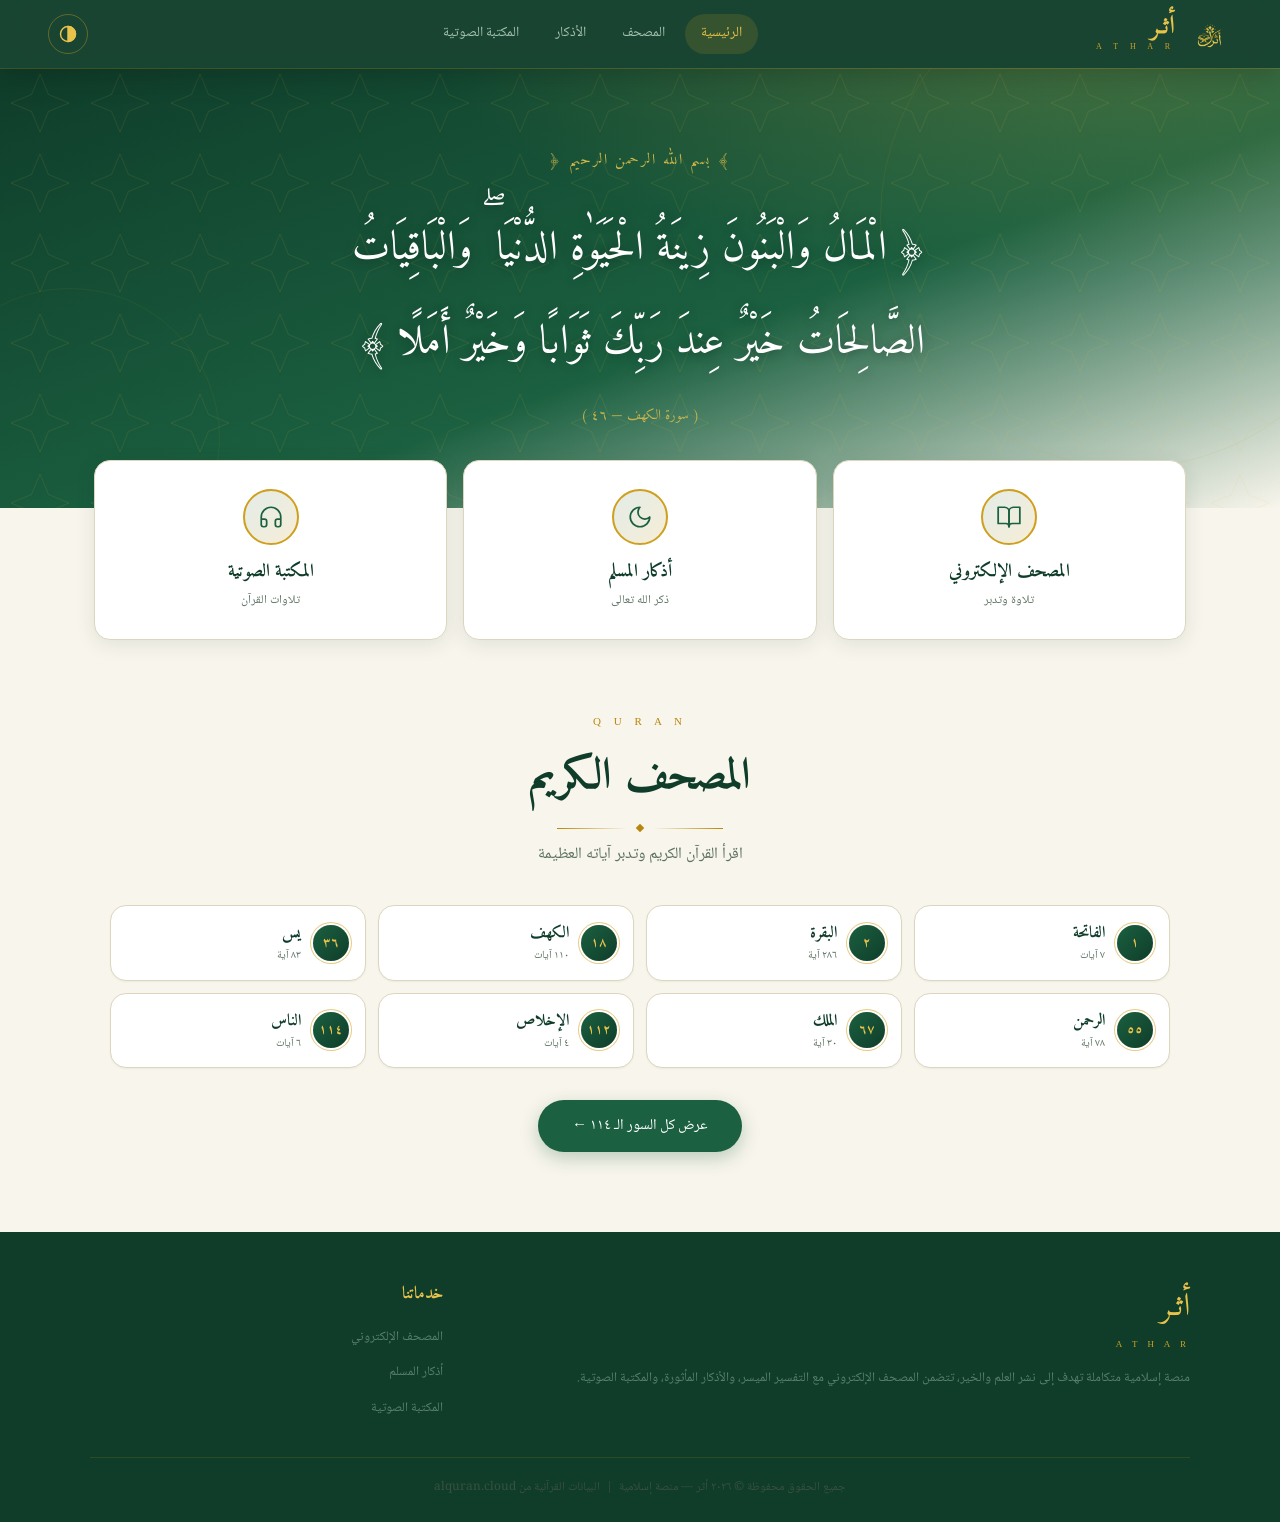
<file: index.html>
<!DOCTYPE html>
<html lang="ar" dir="rtl">
<head>
  <meta charset="UTF-8" />
  <meta name="viewport" content="width=device-width, initial-scale=1.0" />
  <title>أثر</title>
  <meta name="theme-color" content="#0F3D2A" />
  <link rel="manifest" href="manifest.webmanifest" />
  <link rel="apple-touch-icon" href="icons/apple-touch-icon.png" />
  <meta name="mobile-web-app-capable" content="yes" />
  <meta name="apple-mobile-web-app-capable" content="yes" />
  <meta name="apple-mobile-web-app-title" content="أثر" />
  <meta name="apple-mobile-web-app-status-bar-style" content="black-translucent" />
  <link rel="icon" type="image/png" href="[data-uri]" />
  <meta name="description" content="أثر — مصحف كامل، أذكار يومية، ومكتبة صوتية إسلامية في مكان واحد" />
  <meta property="og:type" content="website" />
  <meta property="og:url" content="https://hexanr.github.io/Athar/" />
  <meta property="og:site_name" content="أثر" />
  <meta property="og:title" content="أثر" />
  <meta property="og:description" content="مصحف كامل، أذكار يومية، ومكتبة صوتية إسلامية في مكان واحد" />
  <meta property="og:image" content="https://hexanr.github.io/Athar/icons/icon-512.png" />
  <meta property="og:image:width" content="512" />
  <meta property="og:image:height" content="512" />
  <meta property="og:locale" content="ar_AR" />
  <meta name="twitter:card" content="summary" />
  <meta name="twitter:title" content="أثر" />
  <meta name="twitter:description" content="مصحف كامل، أذكار يومية، ومكتبة صوتية إسلامية في مكان واحد" />
  <meta name="twitter:image" content="https://hexanr.github.io/Athar/icons/icon-512.png" />
  <link rel="preconnect" href="https://fonts.googleapis.com" />
  <link rel="preconnect" href="https://fonts.gstatic.com" crossorigin />
  <link href="https://fonts.googleapis.com/css2?family=Amiri:ital,wght@0,400;0,700;1,400&family=Noto+Naskh+Arabic:wght@400;500;600;700&display=swap" rel="stylesheet" />
  <link rel="stylesheet" href="css/style.css?v=20261124d" />
</head>
<body>

<!-- ═══════════════════════════ NAVBAR ═══════════════════════════ -->
<nav aria-label="التنقل الرئيسي">
  <div class="nav-logo" id="navLogo" role="link" tabindex="0" aria-label="الصفحة الرئيسية">
    <span class="nav-logo-img" role="img" aria-label="أثر - Athar"></span>
    <div class="nav-logo-text">
      <span class="nav-logo-ar">أثـر</span>
      <span class="nav-logo-en">A T H A R</span>
    </div>
  </div>

  <button class="nav-toggle" id="navToggle" aria-label="القائمة" aria-expanded="false" aria-controls="navLinks"><span></span><span></span><span></span></button>

  <ul class="nav-links" id="navLinks">
    <li><a href="#/" data-page="home" class="active">الرئيسية</a></li>
    <li><a href="#/quran" data-page="quran">المصحف</a></li>
    <li><a href="#/azkar" data-page="azkar">الأذكار</a></li>
    <li><a href="#/audio" data-page="audio">المكتبة الصوتية</a></li>
  </ul>

  <div class="nav-user">
    <button class="install-btn" id="installBtn" type="button" hidden aria-label="ثبّت التطبيق"><svg class="ic" xmlns="http://www.w3.org/2000/svg" width="18" height="18" viewBox="0 0 24 24" fill="none" stroke="#E8C24A" stroke-width="1.75" stroke-linecap="round" stroke-linejoin="round" aria-hidden="true" focusable="false"><path d="M12 3v12"/><path d="m7 10 5 5 5-5"/><path d="M5 21h14"/></svg><span>ثبّت التطبيق</span></button>
    <button class="theme-toggle" id="themeToggle" aria-label="تبديل الوضع الليلي" title="الوضع الليلي"><svg class="ic" xmlns="http://www.w3.org/2000/svg" width="20" height="20" viewBox="0 0 24 24" fill="none" stroke="#E8C24A" stroke-width="1.75" stroke-linecap="round" stroke-linejoin="round" aria-hidden="true" focusable="false"><circle cx="12" cy="12" r="9"/><path d="M12 3a9 9 0 0 1 0 18z" fill="#E8C24A"/></svg></button>
  </div>
</nav>

<!-- ═══════════════════════════ HOME ═══════════════════════════ -->
<div id="page-home" class="page active">

  <section class="hero">
    <div class="hero-bism">﴾ بسم الله الرحمن الرحيم ﴿</div>
    <div class="hero-verse">
      ﴿ الْمَالُ وَالْبَنُونَ زِينَةُ الْحَيَوٰةِ الدُّنْيَا ۖ
      وَالْبَاقِيَاتُ الصَّالِحَاتُ خَيْرٌ عِندَ رَبِّكَ ثَوَابًا وَخَيْرٌ أَمَلًا ﴾
    </div>
    <div class="hero-ref">( سورة الكهف — ٤٦ )</div>
  </section>

  <div class="continue-wrap" id="continueWrap" hidden></div>

  <div class="features-row">
    <a class="feat-card" data-nav="quran" href="#/quran" role="button">
      <div class="feat-icon"><svg class="ic" xmlns="http://www.w3.org/2000/svg" width="26" height="26" viewBox="0 0 24 24" fill="none" stroke="#1B6040" stroke-width="1.75" stroke-linecap="round" stroke-linejoin="round" aria-hidden="true" focusable="false"><path d="M2 3h6a4 4 0 0 1 4 4v14a3 3 0 0 0-3-3H2z"/><path d="M22 3h-6a4 4 0 0 0-4 4v14a3 3 0 0 1 3-3h7z"/></svg></div>
      <div class="feat-title">المصحف الإلكتروني</div>
      <div class="feat-sub">تلاوة وتدبر</div>
    </a>
    <a class="feat-card" data-nav="azkar" href="#/azkar" role="button">
      <div class="feat-icon"><svg class="ic" xmlns="http://www.w3.org/2000/svg" width="26" height="26" viewBox="0 0 24 24" fill="none" stroke="#1B6040" stroke-width="1.75" stroke-linecap="round" stroke-linejoin="round" aria-hidden="true" focusable="false"><path d="M12 3a6 6 0 0 0 9 9 9 9 0 1 1-9-9Z"/></svg></div>
      <div class="feat-title">أذكار المسلم</div>
      <div class="feat-sub">ذكر الله تعالى</div>
    </a>
    <a class="feat-card" data-nav="audio" href="#/audio" role="button">
      <div class="feat-icon"><svg class="ic" xmlns="http://www.w3.org/2000/svg" width="26" height="26" viewBox="0 0 24 24" fill="none" stroke="#1B6040" stroke-width="1.75" stroke-linecap="round" stroke-linejoin="round" aria-hidden="true" focusable="false"><path d="M3 14h3a2 2 0 0 1 2 2v3a2 2 0 0 1-2 2H5a2 2 0 0 1-2-2v-7a9 9 0 0 1 18 0v7a2 2 0 0 1-2 2h-1a2 2 0 0 1-2-2v-3a2 2 0 0 1 2-2h3"/></svg></div>
      <div class="feat-title">المكتبة الصوتية</div>
      <div class="feat-sub">تلاوات القرآن</div>
    </a>
  </div>

  <div class="section-wrap">
    <div class="section-label">Q U R A N</div>
    <h2 class="section-title">المصحف الكريم</h2>
    <div class="gold-divider"><div class="gd-dot"></div></div>
    <p class="section-sub">اقرأ القرآن الكريم وتدبر آياته العظيمة</p>

    <div class="home-surahs">
      <div class="hs-card" role="button" tabindex="0" onclick="openSurah(1);navigate(\'quran\')">
        <div class="hs-num">١</div>
        <div><div class="hs-name">الفاتحة</div><div class="hs-v">٧ آيات</div></div>
      </div>
      <div class="hs-card" role="button" tabindex="0" onclick="openSurah(2);navigate(\'quran\')">
        <div class="hs-num">٢</div>
        <div><div class="hs-name">البقرة</div><div class="hs-v">٢٨٦ آية</div></div>
      </div>
      <div class="hs-card" role="button" tabindex="0" onclick="openSurah(18);navigate(\'quran\')">
        <div class="hs-num">١٨</div>
        <div><div class="hs-name">الكهف</div><div class="hs-v">١١٠ آيات</div></div>
      </div>
      <div class="hs-card" role="button" tabindex="0" onclick="openSurah(36);navigate(\'quran\')">
        <div class="hs-num">٣٦</div>
        <div><div class="hs-name">يس</div><div class="hs-v">٨٣ آية</div></div>
      </div>
      <div class="hs-card" role="button" tabindex="0" onclick="openSurah(55);navigate(\'quran\')">
        <div class="hs-num">٥٥</div>
        <div><div class="hs-name">الرحمن</div><div class="hs-v">٧٨ آية</div></div>
      </div>
      <div class="hs-card" role="button" tabindex="0" onclick="openSurah(67);navigate(\'quran\')">
        <div class="hs-num">٦٧</div>
        <div><div class="hs-name">الملك</div><div class="hs-v">٣٠ آية</div></div>
      </div>
      <div class="hs-card" role="button" tabindex="0" onclick="openSurah(112);navigate(\'quran\')">
        <div class="hs-num">١١٢</div>
        <div><div class="hs-name">الإخلاص</div><div class="hs-v">٤ آيات</div></div>
      </div>
      <div class="hs-card" role="button" tabindex="0" onclick="openSurah(114);navigate(\'quran\')">
        <div class="hs-num">١١٤</div>
        <div><div class="hs-name">الناس</div><div class="hs-v">٦ آيات</div></div>
      </div>
    </div>

    <div style="text-align:center">
      <button class="btn-primary" onclick="navigate('quran')">عرض كل السور الـ ١١٤ ←</button>
    </div>
  </div>

  <footer>
    <div class="footer-grid">
      <div>
        <span class="footer-logo-ar">أثـر</span>
        <span class="footer-logo-en">A T H A R</span>
        <p class="footer-desc">منصة إسلامية متكاملة تهدف إلى نشر العلم والخير، تتضمن المصحف الإلكتروني مع التفسير الميسر، والأذكار المأثورة، والمكتبة الصوتية.</p>
      </div>
      <div class="footer-col">
        <h4>خدماتنا</h4>
        <ul>
          <li><a href="#/quran">المصحف الإلكتروني</a></li>
          <li><a href="#/azkar">أذكار المسلم</a></li>
          <li><a href="#/audio">المكتبة الصوتية</a></li>
        </ul>
      </div>
    </div>
    <div class="footer-bottom">
      جميع الحقوق محفوظة © <span id="footYear">٢٠٢٦</span> أثر — منصة إسلامية &nbsp;|&nbsp; البيانات القرآنية من alquran.cloud
    </div>
  </footer>
</div>

<!-- ═══════════════════════════ QURAN PAGE ═══════════════════════════ -->
<div id="page-quran" class="page">
  <div id="surahListView">
    <div class="page-header">
      <h1>المصحف الإلكتروني</h1>
      <p>جميع سور القرآن الكريم — ١١٤ سورة</p>
      <div class="search-box">
        <span class="search-icon"><svg class="ic" xmlns="http://www.w3.org/2000/svg" width="18" height="18" viewBox="0 0 24 24" fill="none" stroke="#5A7060" stroke-width="1.75" stroke-linecap="round" stroke-linejoin="round" aria-hidden="true" focusable="false"><circle cx="11" cy="11" r="8"/><path d="m21 21-4.3-4.3"/></svg></span>
        <input type="text" id="surahSearch" aria-label="بحث في السور" placeholder="ابحث بالاسم أو الرقم..." oninput="filterSurahs()" autocomplete="off" />
      </div>
    </div>
    <div class="surahs-grid" id="surahsGrid"></div>
  </div>

  <div id="ayatView" class="ayat-view">
    <div class="ayat-top-bar">
      <button class="back-btn" onclick="backToSurahList()">← رجوع للسور</button>
      <div class="ayat-bar-title">
        <div class="ayat-surah-title" id="ayatSurahName">الفاتحة</div>
        <div class="ayat-surah-meta" id="ayatSurahMeta">مكية · ٧ آيات</div>
      </div>
      <div class="ayat-bar-spacer" aria-hidden="true"></div>
    </div>
    <div class="bismillah-display" id="bismillahLine">
      بِسْمِ اللَّهِ الرَّحْمَٰنِ الرَّحِيمِ
    </div>
    <div class="ayat-list-container" id="ayatListContainer"></div>
  </div>
</div>

<!-- ═══════════════════════════ AZKAR PAGE ═══════════════════════════ -->
<div id="page-azkar" class="page">
  <div class="page-header">
    <h1>أذكار المسلم</h1>
    <p>أذكار مأثورة عن النبي ﷺ — مع عداد تفاعلي</p>
  </div>

  <div class="azkar-tabs-bar">
    <button class="az-tab active" data-cat="sabah"><svg class="ic" xmlns="http://www.w3.org/2000/svg" width="18" height="18" viewBox="0 0 24 24" fill="none" stroke="#2A7A52" stroke-width="1.75" stroke-linecap="round" stroke-linejoin="round" aria-hidden="true" focusable="false"><path d="M12 2v8"/><path d="m4.93 10.93 1.41 1.41"/><path d="M2 18h2"/><path d="M20 18h2"/><path d="m19.07 10.93-1.41 1.41"/><path d="M22 22H2"/><path d="m8 6 4-4 4 4"/><path d="M16 18a4 4 0 0 0-8 0"/></svg>أذكار الصباح</button>
    <button class="az-tab" data-cat="masaa"><svg class="ic" xmlns="http://www.w3.org/2000/svg" width="18" height="18" viewBox="0 0 24 24" fill="none" stroke="#2A7A52" stroke-width="1.75" stroke-linecap="round" stroke-linejoin="round" aria-hidden="true" focusable="false"><path d="M12 10V2"/><path d="m4.93 10.93 1.41 1.41"/><path d="M2 18h2"/><path d="M20 18h2"/><path d="m19.07 10.93-1.41 1.41"/><path d="M22 22H2"/><path d="m16 6-4 4-4-4"/><path d="M16 18a4 4 0 0 0-8 0"/></svg>أذكار المساء</button>
    <button class="az-tab" data-cat="nawm"><svg class="ic" xmlns="http://www.w3.org/2000/svg" width="18" height="18" viewBox="0 0 24 24" fill="none" stroke="#2A7A52" stroke-width="1.75" stroke-linecap="round" stroke-linejoin="round" aria-hidden="true" focusable="false"><path d="M12 3a6 6 0 0 0 9 9 9 9 0 1 1-9-9Z"/></svg>أذكار النوم</button>
    <button class="az-tab" data-cat="adiya"><svg class="ic" xmlns="http://www.w3.org/2000/svg" width="18" height="18" viewBox="0 0 24 24" fill="none" stroke="#2A7A52" stroke-width="1.75" stroke-linecap="round" stroke-linejoin="round" aria-hidden="true" focusable="false"><path d="m12 3-1.9 5.8a2 2 0 0 1-1.3 1.3L3 12l5.8 1.9a2 2 0 0 1 1.3 1.3L12 21l1.9-5.8a2 2 0 0 1 1.3-1.3L21 12l-5.8-1.9a2 2 0 0 1-1.3-1.3Z"/></svg>أدعية مأثورة</button>
  </div>

  <div class="azkar-grid" id="azkarGrid"></div>
</div>

<!-- ═══════════════════════════ AUDIO PAGE ═══════════════════════════ -->
<div id="page-audio" class="page">
  <div class="page-header">
    <h1>المكتبة الصوتية</h1>
    <p>تلاوات القرآن الكريم بأصوات كبار القراء</p>
  </div>

  <div class="audio-pick">
    <label for="audioSurah">اختر السورة</label>
    <select id="audioSurah" aria-label="السورة"></select>
    <p>ثم اختر القارئ للبدء.</p>
  </div>

  <div class="reciters-grid" id="recitersGrid"></div>

  <!-- Audio Player -->
  <div class="player-bar">
    <div class="player-top">
      <div class="player-art"><svg class="ic" xmlns="http://www.w3.org/2000/svg" width="22" height="22" viewBox="0 0 24 24" fill="none" stroke="#E8C24A" stroke-width="1.75" stroke-linecap="round" stroke-linejoin="round" aria-hidden="true" focusable="false"><path d="M12 2a3 3 0 0 0-3 3v7a3 3 0 0 0 6 0V5a3 3 0 0 0-3-3Z"/><path d="M19 10v2a7 7 0 0 1-14 0v-2"/><path d="M12 19v3"/></svg></div>
      <div class="player-meta">
        <div class="player-title" id="playerTitle">اختر قارئاً للبدء</div>
        <div class="player-sub" id="playerSub">المكتبة الصوتية</div>
      </div>
    </div>
    <div class="progress-track" id="progressTrack" role="slider" tabindex="0" aria-label="موضع التشغيل" aria-valuemin="0" aria-valuemax="100">
      <div class="progress-fill" id="progressFill" style="width:0%"></div>
    </div>
    <div class="player-times"><span id="timeCur">0:00</span><span id="timeTot">0:00</span></div>
    <div class="player-controls">
      <button class="pc-btn" onclick="stepSurah(-1)" title="السورة السابقة" aria-label="السورة السابقة"><svg class="ic" xmlns="http://www.w3.org/2000/svg" width="22" height="22" viewBox="0 0 24 24" fill="none" stroke="#DCECE2" stroke-width="1.75" stroke-linecap="round" stroke-linejoin="round" aria-hidden="true" focusable="false"><polygon points="5 4 15 12 5 20 5 4" fill="#DCECE2"/><line x1="19" x2="19" y1="5" y2="19"/></svg></button>
      <button class="pc-btn" onclick="skipAudio(-15)" title="١٥ ثانية للخلف" aria-label="١٥ ثانية للخلف"><svg class="ic" xmlns="http://www.w3.org/2000/svg" width="22" height="22" viewBox="0 0 24 24" fill="none" stroke="#DCECE2" stroke-width="1.75" stroke-linecap="round" stroke-linejoin="round" aria-hidden="true" focusable="false"><path d="M3 12a9 9 0 1 0 9-9 9.75 9.75 0 0 0-6.74 2.74L3 8"/><path d="M3 3v5h5"/></svg></button>
      <button class="pc-btn play-btn" id="playBtn" onclick="togglePlay()" aria-label="تشغيل / إيقاف"><svg class="ic" xmlns="http://www.w3.org/2000/svg" width="26" height="26" viewBox="0 0 24 24" fill="#0F3D2A" stroke="#0F3D2A" stroke-width="1.75" stroke-linecap="round" stroke-linejoin="round" aria-hidden="true" focusable="false"><path d="M7 4.5v15a1 1 0 0 0 1.5.86l12-7.5a1 1 0 0 0 0-1.72l-12-7.5A1 1 0 0 0 7 4.5Z"/></svg></button>
      <button class="pc-btn" onclick="skipAudio(15)" title="١٥ ثانية للأمام" aria-label="١٥ ثانية للأمام"><svg class="ic" xmlns="http://www.w3.org/2000/svg" width="22" height="22" viewBox="0 0 24 24" fill="none" stroke="#DCECE2" stroke-width="1.75" stroke-linecap="round" stroke-linejoin="round" aria-hidden="true" focusable="false"><path d="M21 12a9 9 0 1 1-9-9c2.52 0 4.93 1 6.74 2.74L21 8"/><path d="M21 3v5h-5"/></svg></button>
      <button class="pc-btn" onclick="stepSurah(1)" title="السورة التالية" aria-label="السورة التالية"><svg class="ic" xmlns="http://www.w3.org/2000/svg" width="22" height="22" viewBox="0 0 24 24" fill="none" stroke="#DCECE2" stroke-width="1.75" stroke-linecap="round" stroke-linejoin="round" aria-hidden="true" focusable="false"><polygon points="19 20 9 12 19 4 19 20" fill="#DCECE2"/><line x1="5" x2="5" y1="19" y2="5"/></svg></button>
    </div>
  </div>
</div>

<!-- TOAST -->
<div class="toast" id="toast" role="status" aria-live="polite"></div>

<!-- SCRIPTS -->
<script src="js/app.js?v=20261124d"></script>

</body>
</html>
</file>
<file: css/style.css>
*, *::before, *::after { margin: 0; padding: 0; box-sizing: border-box; }
:root {
  --gd:  #0F3D2A;
  --athar-logo: url("[data-uri]");
  --g:   #1B6040;
  --gm:  #2A7A52;
  --gl:  #3D9465;
  --gold:#B8860B;
  --gom: #CFA020;
  --gol: #E8C24A;
  --gop: #F5E9B8;
  --cr:  #F8F5EC;
  --cr2: #EEE9D8;
  --cr3: #DDD6BE;
  --td:  #0D1F12;
  --tm:  #2A4030;
  --tu:  #5A7060;
  --white: #ffffff;
  --card: #ffffff;
  --title: #0F3D2A;
  --shadow: 0 4px 20px rgba(15,61,42,0.1);
  --shadow-lg: 0 8px 40px rgba(15,61,42,0.18);
}
html { scroll-behavior: smooth; }
body {
  font-family: 'Noto Naskh Arabic','Amiri', serif;
  background: var(--cr);
  color: var(--td);
  direction: rtl;
  font-size: 15px;
  line-height: 1.7;
}


/* ═══════════════════════════ SCROLLBAR ═══════════════════════════ */
::-webkit-scrollbar { width: 6px; }
::-webkit-scrollbar-track { background: var(--cr2); }
::-webkit-scrollbar-thumb { background: var(--gm); border-radius: 3px; }


/* ═══════════════════════════ NAVBAR ═══════════════════════════ */
.nav-logo-img { width: 45px; height: 44px; display: block; background: var(--athar-logo) center/contain no-repeat; }
@media (max-width: 600px) { .nav-logo-img { width: 37px; height: 36px; } }

nav {
  background: var(--gd);
  padding: 0 48px;
  display: flex;
  align-items: center;
  justify-content: space-between;
  height: 68px;
  position: sticky;
  top: 0;
  z-index: 1000;
  box-shadow: 0 2px 24px rgba(0,0,0,0.3);
}
.nav-logo {
  display: flex;
  align-items: center;
  gap: 12px;
  text-decoration: none;
  cursor: pointer;
}
.nav-logo-ar { font-family:'Amiri',serif; font-size: 26px; font-weight: 700; color: var(--gol); display: block; line-height: 1; }
.nav-logo-en { font-size: 8px; color: var(--gom); letter-spacing: 5px; font-family: Georgia, serif; display: block; }
.nav-links { display: flex; gap: 4px; list-style: none; }
.nav-links a {
  color: #A8C4B0;
  text-decoration: none;
  font-size: 14px;
  padding: 8px 14px;
  border-radius: 6px;
  border-bottom: 2px solid transparent;
  transition: all 0.2s;
  display: block;
}
.nav-links a:hover { color: var(--gol); background: rgba(207,160,32,0.08); }
.nav-links a.active { color: var(--gol); border-bottom-color: var(--gol); }
.nav-user {
  display: flex;
  align-items: center;
  gap: 10px;
}


/* ═══════════════════════════ PAGES ═══════════════════════════ */
.page { display: none; animation: fadeUp 0.3s ease; }
.page.active { display: block; }
@keyframes fadeUp {
  from { opacity: 0; transform: translateY(12px); }
  to   { opacity: 1; transform: translateY(0); }
}


/* ═══════════════════════════ HOME ═══════════════════════════ */
.hero {
  background: linear-gradient(160deg, var(--gd) 0%, var(--g) 55%, var(--cr) 100%);
  min-height: 380px;
  display: flex;
  flex-direction: column;
  align-items: center;
  justify-content: center;
  padding: 60px 40px;
  text-align: center;
  position: relative;
  overflow: hidden;
}
.hero::before {
  content: '';
  position: absolute;
  width: 500px; height: 500px;
  border-radius: 50%;
  border: 1px solid rgba(207,160,32,0.1);
  top: -100px; right: -100px;
}
.hero::after {
  content: '';
  position: absolute;
  width: 300px; height: 300px;
  border-radius: 50%;
  border: 1px solid rgba(207,160,32,0.08);
  bottom: -80px; left: -80px;
}
.hero-bism {
  font-family: 'Amiri', serif;
  color: var(--gol);
  font-size: 15px;
  letter-spacing: 3px;
  margin-bottom: 28px;
  opacity: 0.9;
  position: relative; z-index: 1;
}
.hero-verse {
  font-family: 'Amiri', serif;
  font-size: clamp(20px, 2.8vw, 38px);
  color: white;
  line-height: 2.3;
  max-width: 820px;
  margin-bottom: 14px;
  position: relative; z-index: 1;
  text-shadow: 0 1px 12px rgba(0,0,0,0.3);
}
.hero-ref { color: rgba(232,194,74,0.8); font-size: 14px; font-family:'Amiri',serif; position:relative;z-index:1; }
.features-row {
  display: grid;
  grid-template-columns: repeat(3, 1fr);
  background: var(--card);
  border-top: 3px solid var(--gold);
  border-bottom: 1px solid var(--cr3);
}
.feat-card {
  display: flex;
  flex-direction: column;
  align-items: center;
  text-align: center;
  padding: 28px 20px;
  border-left: 1px solid var(--cr3);
  cursor: pointer;
  transition: background 0.2s;
  text-decoration: none;
}
.feat-card:last-child { border-left: none; }
.feat-card:hover { background: rgba(27,96,64,0.05); }
.feat-icon {
  width: 56px; height: 56px;
  border: 2px solid var(--g);
  border-radius: 50%;
  display: flex; align-items: center; justify-content: center;
  margin-bottom: 12px;
  background: rgba(27,96,64,0.07);
  font-size: 22px;
}
.feat-title { font-family:'Amiri',serif; font-size: 18px; font-weight: 700; color: var(--gd); margin-bottom: 3px; }
.feat-sub { font-size: 12px; color: var(--tu); }


/* section shared */
.section-wrap { padding: 56px 40px; max-width: 1140px; margin: 0 auto; }
.section-label { color: var(--gold); font-size: 11px; letter-spacing: 5px; font-family: Georgia, serif; margin-bottom: 10px; text-align: center; }
.section-title { font-family:'Amiri',serif; font-size: 34px; color: var(--gd); text-align: center; margin-bottom: 8px; }
.section-sub { color: var(--tu); font-size: 14px; text-align: center; margin-bottom: 36px; }
.gold-divider {
  display: flex; align-items: center; justify-content: center;
  gap: 10px; margin: 10px 0;
}
.gold-divider::before { content:''; height:1px; width:70px; background: linear-gradient(90deg, transparent, var(--gold)); }
.gold-divider::after { content:''; height:1px; width:70px; background: linear-gradient(90deg, var(--gold), transparent); }
.gd-dot { width: 6px; height: 6px; background: var(--gold); transform: rotate(45deg); }


/* home surahs preview */
.home-surahs {
  display: grid;
  grid-template-columns: repeat(4, 1fr);
  gap: 12px;
  margin-bottom: 32px;
}
.hs-card {
  background: var(--card);
  border: 1px solid var(--cr3);
  border-radius: 8px;
  padding: 14px 16px;
  display: flex; align-items: center; gap: 12px;
  cursor: pointer;
  transition: all 0.2s;
}
.hs-card:hover { border-color: var(--g); box-shadow: var(--shadow); transform: translateY(-2px); }
.hs-num {
  width: 36px; height: 36px;
  background: var(--gd); color: var(--gol);
  border-radius: 50%;
  display: flex; align-items: center; justify-content: center;
  font-family:'Amiri',serif; font-size: 13px; font-weight: 700;
  flex-shrink: 0;
}
.hs-name { font-family:'Amiri',serif; font-size: 16px; color: var(--gd); font-weight: 700; }
.hs-v { font-size: 11px; color: var(--tu); }
.btn-primary {
  background: var(--g);
  color: white;
  border: none;
  padding: 12px 32px;
  border-radius: 4px;
  font-family: 'Noto Naskh Arabic', serif;
  font-size: 15px;
  cursor: pointer;
  text-decoration: none;
  display: inline-block;
  transition: all 0.2s;
}
.btn-primary:hover { background: var(--gm); transform: translateY(-1px); }
.btn-gold {
  background: var(--gom);
  color: white;
  border: none;
  padding: 12px 32px;
  border-radius: 4px;
  font-family: 'Noto Naskh Arabic', serif;
  font-size: 15px;
  font-weight: 700;
  cursor: pointer;
  text-decoration: none;
  display: inline-block;
  transition: all 0.2s;
}
.btn-gold:hover { background: var(--gol); transform: translateY(-1px); }



/* ═══════════════════════════ QURAN ═══════════════════════════ */
.page-header {
  background: var(--gd);
  padding: 40px 40px 32px;
  text-align: center;
}
.page-header h1 { font-family:'Amiri',serif; font-size: 36px; color: var(--gol); margin-bottom: 6px; }
.page-header p { color: rgba(190,215,200,0.8); font-size: 14px; }
.search-box {
  display: flex; align-items: center; gap: 10px;
  background: var(--card);
  border: 1px solid var(--cr3);
  border-radius: 8px;
  padding: 10px 16px;
  max-width: 480px;
  margin: 20px auto 0;
  box-shadow: var(--shadow);
}
.search-box input {
  border: none; background: none; flex: 1;
  font-family: 'Noto Naskh Arabic', serif;
  font-size: 14px; color: var(--td);
  outline: none; direction: rtl;
}
.search-box input::placeholder { color: var(--tu); }
.search-icon { color: var(--tu); font-size: 16px; }
.surahs-grid {
  display: grid;
  grid-template-columns: repeat(4, 1fr);
  gap: 12px;
  padding: 28px 40px;
  max-width: 1140px;
  margin: 0 auto;
}
.surah-card {
  background: var(--card);
  border: 1px solid var(--cr3);
  border-radius: 10px;
  padding: 16px;
  cursor: pointer;
  transition: all 0.2s;
  position: relative;
  overflow: hidden;
}
.surah-card::before {
  content: '';
  position: absolute; top: 0; right: 0;
  width: 4px; height: 100%;
  background: var(--g);
  transform: scaleY(0);
  transition: transform 0.2s;
  transform-origin: top;
}
.surah-card:hover { border-color: var(--g); box-shadow: var(--shadow); transform: translateY(-2px); }
.surah-card:hover::before { transform: scaleY(1); }
.sc-top { display: flex; align-items: center; gap: 10px; margin-bottom: 8px; }
.sc-num {
  width: 38px; height: 38px;
  background: var(--gd); color: var(--gol);
  border-radius: 50%;
  display: flex; align-items: center; justify-content: center;
  font-family:'Amiri',serif; font-size: 13px; font-weight: 700;
  flex-shrink: 0;
}
.sc-name { font-family:'Amiri',serif; font-size: 18px; color: var(--gd); font-weight: 700; }
.sc-en { font-size: 11px; color: var(--tu); }
.sc-bottom { display: flex; align-items: center; justify-content: space-between; }
.sc-verses { font-size: 11px; color: var(--tu); }
.sc-type {
  font-size: 10px;
  padding: 2px 10px;
  border-radius: 10px;
}
.sc-type.makki { background: rgba(184,134,11,0.12); color: var(--gold); }
.sc-type.madani { background: rgba(27,96,64,0.1); color: var(--g); }


/* ayat view */
.ayat-view { display: none; }
.ayat-view.active { display: block; }
.ayat-top-bar {
  background: var(--gd);
  padding: 18px 40px;
  display: flex; align-items: center; justify-content: space-between;
  border-bottom: 2px solid var(--gold);
}
.back-btn {
  background: none;
  border: 1px solid rgba(207,160,32,0.4);
  color: var(--gol);
  padding: 7px 18px;
  border-radius: 4px;
  font-family: 'Noto Naskh Arabic', serif;
  font-size: 13px;
  cursor: pointer;
  transition: all 0.2s;
}
.back-btn:hover { background: rgba(207,160,32,0.15); }
.ayat-surah-title { font-family:'Amiri',serif; font-size: 24px; color: var(--gol); }
.ayat-surah-meta { font-size: 12px; color: rgba(190,215,200,0.7); margin-top: 2px; }
.bismillah-display {
  font-family:'Amiri',serif;
  font-size: 26px;
  color: var(--gd);
  text-align: center;
  padding: 28px 40px;
  border-bottom: 1px solid var(--cr3);
  background: var(--gop);
}
.ayat-list-container { padding: 20px 40px; max-width: 900px; margin: 0 auto; }
.ayat-item {
  background: var(--card);
  border: 1px solid var(--cr3);
  border-radius: 10px;
  padding: 22px 24px;
  margin-bottom: 14px;
  cursor: pointer;
  transition: all 0.25s;
  position: relative;
}
.ayat-item:hover { border-color: var(--gm); box-shadow: var(--shadow); }
.ayat-item.highlighted { border-color: var(--gold); background: var(--gop); }
.ayat-arabic {
  font-family: 'Amiri', serif;
  font-size: 24px;
  color: var(--td);
  line-height: 2.4;
  text-align: right;
  margin-bottom: 14px;
}
.ayat-num-badge {
  display: inline-flex;
  align-items: center; justify-content: center;
  width: 32px; height: 32px;
  background: var(--gol);
  color: var(--gd);
  border-radius: 50%;
  font-family: 'Amiri', serif;
  font-size: 13px;
  font-weight: 700;
  margin-left: 8px;
  vertical-align: middle;
}
.ayat-translation {
  font-size: 13px;
  color: var(--tu);
  line-height: 1.9;
  border-top: 1px solid var(--cr3);
  padding-top: 10px;
  direction: ltr;
  text-align: left;
  font-family: Georgia, serif;
}
.ayat-loading {
  text-align: center;
  padding: 60px 20px;
  color: var(--tu);
}
.loading-spinner {
  width: 40px; height: 40px;
  border: 3px solid var(--cr3);
  border-top-color: var(--g);
  border-radius: 50%;
  animation: spin 0.8s linear infinite;
  margin: 0 auto 16px;
}
@keyframes spin { to { transform: rotate(360deg); } }


/* ═══════════════════════════ AZKAR ═══════════════════════════ */
.azkar-tabs-bar {
  display: flex;
  gap: 0;
  background: var(--card);
  border-bottom: 2px solid var(--cr3);
  overflow-x: auto;
  padding: 0 16px;
}
.az-tab {
  padding: 14px 20px;
  border: none; background: none;
  font-family: 'Noto Naskh Arabic', serif;
  font-size: 14px;
  cursor: pointer;
  color: var(--tu);
  border-bottom: 3px solid transparent;
  margin-bottom: -2px;
  transition: all 0.2s;
  white-space: nowrap;
  flex-shrink: 0;
}
.az-tab:hover { color: var(--gd); }
.az-tab.active { color: var(--gd); border-bottom-color: var(--g); font-weight: 700; }
.azkar-grid { display: grid; gap: 16px; padding: 28px 40px; max-width: 900px; margin: 0 auto; }
.zikr-card {
  background: var(--card);
  border: 1px solid var(--cr3);
  border-top: 3px solid var(--g);
  border-radius: 10px;
  padding: 24px;
  transition: box-shadow 0.2s;
}
.zikr-card.done { border-top-color: var(--gold); background: rgba(245,233,184,0.3); }
.zikr-text {
  font-family: 'Amiri', serif;
  font-size: 22px;
  color: var(--td);
  line-height: 2.3;
  text-align: right;
  margin-bottom: 16px;
}
.zikr-footer {
  display: flex; align-items: center; justify-content: space-between;
  border-top: 1px solid var(--cr3);
  padding-top: 12px;
}
.zikr-source { font-size: 11px; color: var(--tu); max-width: 55%; }
.zikr-counter-area { display: flex; align-items: center; gap: 10px; }
.z-count { font-family:'Amiri',serif; font-size: 28px; color: var(--g); font-weight: 700; min-width: 36px; text-align: center; }
.z-target { font-size: 11px; color: var(--tu); text-align: center; }
.z-btn {
  width: 42px; height: 42px;
  border-radius: 50%;
  border: none;
  cursor: pointer;
  font-size: 20px;
  display: flex; align-items: center; justify-content: center;
  transition: all 0.15s;
  font-weight: 700;
}
.z-btn.inc { background: var(--g); color: white; }
.z-btn.inc:hover { background: var(--gm); }
.z-btn.inc:active { transform: scale(0.9); }
.z-btn.reset { background: var(--cr2); color: var(--tu); font-size: 16px; }
.z-btn.reset:hover { background: var(--cr3); }
.done-label {
  font-size: 12px;
  padding: 4px 12px;
  border-radius: 10px;
  background: rgba(27,96,64,0.12);
  color: var(--g);
  font-weight: 700;
}
.zikr-progress-bar { height: 4px; background: var(--cr2); border-radius: 2px; margin-top: 10px; overflow: hidden; }
.zikr-progress-fill { height: 100%; background: var(--g); border-radius: 2px; transition: width 0.4s ease; }
.zikr-card.done .zikr-progress-fill { background: var(--gold); }


/* ═══════════════════════════ AUDIO ═══════════════════════════ */
.reciters-grid {
  display: grid;
  grid-template-columns: repeat(3, 1fr);
  gap: 16px;
  padding: 28px 40px;
  max-width: 900px;
  margin: 0 auto;
}
.reciter-card {
  background: var(--card);
  border: 1px solid var(--cr3);
  border-radius: 10px;
  padding: 24px 16px;
  cursor: pointer;
  transition: all 0.2s;
  text-align: center;
}
.reciter-card:hover { border-color: var(--g); box-shadow: var(--shadow); transform: translateY(-2px); }
.reciter-card.active { border-color: var(--gold); background: var(--gop); }
.rc-avatar {
  width: 64px; height: 64px;
  border-radius: 50%;
  background: var(--gd);
  display: flex; align-items: center; justify-content: center;
  margin: 0 auto 12px;
  font-size: 28px;
  border: 2px solid var(--gold);
}
.rc-name { font-family:'Amiri',serif; font-size: 17px; color: var(--gd); font-weight: 700; margin-bottom: 4px; }
.rc-sub { font-size: 11px; color: var(--tu); }
.player-bar {
  background: var(--gd);
  padding: 16px 40px 18px;
  position: sticky;
  bottom: 0;
  z-index: 100;
  border-top: 2px solid var(--gold);
  box-shadow: 0 -4px 20px rgba(0,0,0,0.3);
}
.player-top { display: flex; align-items: center; justify-content: space-between; margin-bottom: 10px; }
.player-title { font-family:'Amiri',serif; font-size: 16px; color: var(--gol); }
.player-sub { font-size: 11px; color: rgba(190,215,200,0.6); margin-top: 2px; }
.player-time { font-size: 12px; color: rgba(168,196,176,0.7); font-family: Georgia, serif; }
.progress-track {
  height: 4px;
  background: rgba(255,255,255,0.1);
  border-radius: 2px;
  cursor: pointer;
  margin-bottom: 12px;
  position: relative;
}
.progress-fill { height: 100%; background: var(--gol); border-radius: 2px; transition: width 0.4s; pointer-events: none; }
.player-controls { display: flex; align-items: center; justify-content: center; gap: 16px; }
.pc-btn {
  background: none;
  border: none;
  color: rgba(168,196,176,0.8);
  font-size: 22px;
  cursor: pointer;
  padding: 6px;
  border-radius: 50%;
  transition: all 0.2s;
  display: flex; align-items: center; justify-content: center;
  width: 40px; height: 40px;
}
.pc-btn:hover { color: var(--gol); background: rgba(207,160,32,0.1); }
.pc-btn.play-btn {
  width: 48px; height: 48px;
  background: var(--gom);
  color: white;
  border-radius: 50%;
  font-size: 20px;
}
.pc-btn.play-btn:hover { background: var(--gol); }
.pc-btn.active { color: var(--gol); }


/* toast */
.toast {
  position: fixed; bottom: 90px; left: 50%; transform: translateX(-50%) translateY(20px);
  background: var(--gd);
  color: var(--gol);
  padding: 12px 24px;
  border-radius: 8px;
  font-family: 'Amiri', serif;
  font-size: 16px;
  border: 1px solid var(--gold);
  opacity: 0;
  transition: all 0.3s;
  z-index: 9998;
  white-space: nowrap;
}
.toast.show { opacity: 1; transform: translateX(-50%) translateY(0); }


/* ═══════════════════════════ FOOTER ═══════════════════════════ */
footer {
  background: var(--gd);
  padding: 48px 60px 24px;
  color: #7AA090;
}
.footer-grid {
  display: grid;
  grid-template-columns: 2fr 1fr;
  gap: 40px;
  max-width: 1100px;
  margin: 0 auto 36px;
}
.footer-logo-ar { font-family:'Amiri',serif; font-size: 32px; color: var(--gol); display: block; margin-bottom: 2px; }
.footer-logo-en { font-size: 9px; color: var(--gom); letter-spacing: 4px; font-family: Georgia, serif; display: block; margin-bottom: 14px; }
.footer-desc { font-size: 13px; color: #5A8070; line-height: 1.9; }
.footer-col h4 { color: var(--gol); font-family:'Amiri',serif; font-size: 17px; margin-bottom: 14px; }
.footer-col ul { list-style: none; display: flex; flex-direction: column; gap: 8px; }
.footer-col ul a { color: #5A8070; text-decoration: none; font-size: 13px; transition: color 0.2s; cursor: pointer; }
.footer-col ul a:hover { color: var(--gol); }
.footer-bottom {
  border-top: 1px solid rgba(207,160,32,0.15);
  padding-top: 20px;
  text-align: center;
  font-size: 12px;
  color: #3A5040;
  max-width: 1100px;
  margin: 0 auto;
}


/* ═══════════════════════════ RESPONSIVE ═══════════════════════════ */
@media (max-width: 900px) {
nav { padding: 0 20px; }
.nav-links { gap: 2px; }
.nav-links a { font-size: 12px; padding: 6px 8px; }
.surahs-grid { grid-template-columns: repeat(2,1fr); padding: 16px; }
.home-surahs { grid-template-columns: repeat(2,1fr); }
.reciters-grid { grid-template-columns: repeat(2,1fr); padding: 16px; }
.section-wrap { padding: 40px 20px; }
.footer-grid { grid-template-columns: 1fr; gap: 24px; }
footer { padding: 32px 24px 20px; }
.features-row { grid-template-columns: 1fr; }
.feat-card { border-left: none; border-bottom: 1px solid var(--cr3); }
.azkar-grid { padding: 16px; }
.ayat-list-container { padding: 16px; }


}



/* ═══════════════════ NEW: nav toggle, theme, extras ═══════════════════ */
.nav-toggle { display: none; background: none; border: 1px solid rgba(207,160,32,0.4); border-radius: 6px; width: 44px; height: 44px; cursor: pointer; flex-direction: column; align-items: center; justify-content: center; gap: 5px; }
.nav-toggle span { display: block; width: 20px; height: 2px; background: var(--gol); border-radius: 2px; transition: transform .2s, opacity .2s; }
.nav-toggle[aria-expanded="true"] span:nth-child(1) { transform: translateY(7px) rotate(45deg); }
.nav-toggle[aria-expanded="true"] span:nth-child(2) { opacity: 0; }
.nav-toggle[aria-expanded="true"] span:nth-child(3) { transform: translateY(-7px) rotate(-45deg); }
.theme-toggle { background: none; border: 1px solid rgba(207,160,32,0.4); color: var(--gol); border-radius: 6px; width: 38px; height: 34px; cursor: pointer; font-size: 16px; }
.theme-toggle:hover { background: rgba(207,160,32,0.12); }
.ayat-top-bar { display: grid; grid-template-columns: 1fr auto 1fr; gap: 12px; }
.ayat-top-bar .back-btn { justify-self: start; }
.ayat-bar-title { text-align: center; }
.ayat-bar-spacer { display: block; }
.ayat-actions { display: flex; align-items: center; gap: 8px; margin-top: 12px; flex-wrap: wrap; }
.bm-btn { background: var(--cr2); border: 1px solid var(--cr3); color: var(--tm); border-radius: 6px; padding: 6px 12px; font-family: 'Noto Naskh Arabic', serif; font-size: 12px; cursor: pointer; min-height: 32px; }
.bm-btn:hover { background: var(--cr3); }
.bm-btn.saved { background: var(--gop); border-color: var(--gold); color: var(--gold); }
.ayat-translation[lang="en"] { text-align: left; }
.ayat-tafsir { margin-top: 10px; }
.ayat-tafsir summary { cursor: pointer; color: var(--g); font-size: 13px; padding: 4px 0; }
.ayat-tafsir p { margin-top: 6px; font-size: 14px; color: var(--tm); line-height: 1.9; }
.continue-wrap { background: var(--gop); border-bottom: 1px solid var(--cr3); padding: 14px 24px; text-align: center; }
.continue-wrap[hidden] { display: none; }
.continue-wrap button { background: var(--g); color: #fff; border: none; border-radius: 6px; padding: 10px 22px; font-family: 'Noto Naskh Arabic', serif; font-size: 14px; cursor: pointer; min-height: 44px; }
.continue-wrap span { margin-inline-end: 12px; color: var(--tm); font-size: 14px; }
.audio-pick { padding: 20px 24px 0; text-align: center; }
.audio-pick label { display: block; color: var(--tu); font-size: 14px; margin-bottom: 6px; }
.audio-pick select { font-family: 'Noto Naskh Arabic', serif; font-size: 15px; padding: 10px 14px; min-height: 44px; border: 1px solid var(--cr3); border-radius: 8px; background: var(--card); color: var(--td); min-width: 220px; }
.audio-pick p { color: var(--tu); font-size: 12px; margin-top: 8px; }
.reciter-card { font: inherit; color: inherit; width: 100%; }
.surah-card, .hs-card, .reciter-card, .feat-card { -webkit-tap-highlight-color: transparent; }
:focus-visible { outline: 3px solid var(--gom); outline-offset: 2px; }
.player-bar .err { color: #f1a9a0; font-size: 12px; margin-top: 8px; text-align: center; }


/* ═══════════════════ DARK MODE ═══════════════════ */
[data-theme="dark"] {
  --cr: #0c1711; --cr2: #15251b; --cr3: #243a2d;
  --td: #e8efe9; --tm: #c3d3c8; --tu: #93aa9b;
  --card: #13211a; --title: #E8C24A; --gop: #2a2a14;
  --shadow: 0 4px 20px rgba(0,0,0,0.4); --shadow-lg: 0 8px 40px rgba(0,0,0,0.6);
}
[data-theme="dark"] .ayat-item.highlighted, [data-theme="dark"] .reciter-card.active { background: #232a14; }
[data-theme="dark"] .zikr-card.done { background: rgba(207,160,32,0.08); }
[data-theme="dark"] .bm-btn.saved { color: var(--gol); }


/* ═══════════════════ TABLET / MOBILE ═══════════════════ */
@media (max-width: 900px) {
nav { height: 60px; }
.nav-toggle { display: flex; order: 3; }
.nav-logo { order: 1; }
.nav-user { order: 2; margin-inline-start: auto; margin-inline-end: 10px; }
.nav-links {
    display: none; position: absolute; top: 60px; inset-inline: 0;
    flex-direction: column; gap: 0; background: var(--gd); padding: 8px 16px 14px;
    border-top: 1px solid rgba(207,160,32,0.25); box-shadow: 0 12px 24px rgba(0,0,0,0.35);
  }
.nav-links.open { display: flex; }
.nav-links a { font-size: 16px; padding: 14px 12px; min-height: 48px; border-bottom: none; border-right: 3px solid transparent; }
.nav-links a.active { border-right-color: var(--gol); border-bottom-color: transparent; }
.page-header { padding: 28px 20px 24px; }
.ayat-top-bar { padding: 14px 16px; }
.player-bar { padding: 14px 20px 16px; }
.bismillah-display { padding: 20px; font-size: 22px; }


}
@media (max-width: 600px) {
nav { padding: 0 14px; }
.nav-logo svg { width: 36px; height: 36px; }
.nav-logo-ar { font-size: 22px; }
.hero { padding: 40px 18px; min-height: 300px; }
.hero-verse { line-height: 2.1; }
.home-surahs { gap: 8px; }
.hs-card { padding: 12px; min-height: 56px; }
.section-wrap { padding: 32px 14px; }
.section-title { font-size: 28px; }
.page-header h1 { font-size: 28px; }
.surahs-grid { gap: 8px; padding: 14px 12px; }
.surah-card { padding: 12px; min-height: 76px; }
.sc-name { font-size: 16px; }
.ayat-item { padding: 16px 14px; }
.ayat-list-container { padding: 12px; }
.ayat-top-bar { grid-template-columns: auto 1fr auto; padding: 12px; }
.ayat-surah-title { font-size: 20px; }
.back-btn { min-height: 44px; padding: 6px 12px; font-size: 12px; }
.ayat-bar-spacer { width: 0; }
.az-tab { padding: 14px 14px; min-height: 48px; font-size: 13px; white-space: nowrap; }
.azkar-grid { padding: 12px; gap: 12px; }
.zikr-card { padding: 16px; }
.zikr-footer { flex-direction: column; align-items: stretch; gap: 12px; }
.zikr-source { max-width: 100%; }
.zikr-counter-area { justify-content: space-between; }
.z-btn { width: 48px; height: 48px; }
.reciters-grid { gap: 10px; padding: 14px 12px; }
.reciter-card { padding: 16px 10px; min-height: 120px; }
.player-controls { gap: 8px; }
.pc-btn { min-width: 48px; min-height: 48px; }
.progress-track { height: 8px; }
.footer-bottom { font-size: 12px; }


}
@media (max-width: 480px) {
.surahs-grid { grid-template-columns: 1fr; }
.reciters-grid { grid-template-columns: 1fr; }
.reciter-card { min-height: 0; display: flex; align-items: center; gap: 12px; text-align: start; }
.reciter-card .rc-avatar { margin: 0; width: 48px; height: 48px; font-size: 22px; flex-shrink: 0; }
.features-row .feat-card { padding: 18px 16px; flex-direction: row; gap: 14px; text-align: start; }
.feat-icon { margin-bottom: 0; flex-shrink: 0; }
.hero-verse { font-size: 19px; }
.audio-pick select { width: 100%; min-width: 0; }


}
[data-theme="dark"] .rc-name, [data-theme="dark"] .zikr-text, [data-theme="dark"] .ayat-arabic { color: var(--td); }
[data-theme="dark"] .rc-name { color: var(--gol); }


/* mobile header fit */
html, body { overflow-x: clip; max-width: 100%; }
@media (max-width: 600px) {
.nav-logo { gap: 8px; min-width: 0; }
.nav-logo-en { display: none; }
.nav-logo svg { width: 32px; height: 32px; }
.nav-user { gap: 6px; margin-inline-end: 8px; }
.theme-toggle { width: 44px; height: 44px; }
.search-box { margin-inline: 12px; }


}


/* ═══════════════════ MODERN LAYER ═══════════════════ */
:root { --radius: 16px; --ease: cubic-bezier(.2,.7,.2,1); }
body { font-size: 16px; -webkit-font-smoothing: antialiased; text-rendering: optimizeLegibility; }
::selection { background: var(--gol); color: var(--gd); }

nav { background: rgba(15,61,42,0.96); -webkit-backdrop-filter: saturate(160%) blur(14px); backdrop-filter: saturate(160%) blur(14px); box-shadow: 0 1px 0 rgba(207,160,32,0.25), 0 8px 28px rgba(0,0,0,0.18); }
.nav-links a { border-radius: 999px; border-bottom: none; padding: 8px 16px; }
.nav-links a.active { background: rgba(207,160,32,0.16); }
.theme-toggle { border-radius: 999px; width: 40px; height: 40px; }

.hero { background:
    radial-gradient(1100px 420px at 85% -10%, rgba(232,194,74,0.22), transparent 60%),
    url("data:image/svg+xml,%3Csvg xmlns='http://www.w3.org/2000/svg' width='80' height='80' viewBox='0 0 80 80'%3E%3Cg fill='none' stroke='%23E8C24A' stroke-opacity='.10' stroke-width='1'%3E%3Cpath d='M40 6l8.5 20.5L69 35l-20.5 8.5L40 64l-8.5-20.5L11 35l20.5-8.5z'/%3E%3C/g%3E%3C/svg%3E"),
    linear-gradient(160deg, var(--gd) 0%, var(--g) 58%, var(--cr) 100%);
  min-height: 440px; }
.hero-verse { font-size: clamp(22px, 3.2vw, 42px); text-wrap: balance; }
.hero-bism { letter-spacing: 2px; }

.features-row { background: transparent; border: none; max-width: 1140px; margin: -48px auto 0; padding: 0 24px; gap: 16px; position: relative; z-index: 2; }
.feat-card { background: var(--card); border: 1px solid var(--cr3); border-radius: var(--radius); box-shadow: var(--shadow); padding: 28px 20px; transition: transform .3s var(--ease), box-shadow .3s var(--ease), border-color .3s; }
.feat-card:last-child { border: 1px solid var(--cr3); }
.feat-card:hover { transform: translateY(-4px); box-shadow: var(--shadow-lg); border-color: var(--gom); background: var(--card); }
.feat-icon { background: linear-gradient(135deg, rgba(27,96,64,0.12), rgba(207,160,32,0.18)); border-color: var(--gom); transition: transform .3s var(--ease); }
.feat-card:hover .feat-icon { transform: scale(1.08) rotate(-4deg); }

.section-wrap { padding: 72px 40px 56px; }
.section-title { font-size: clamp(30px, 4vw, 44px); letter-spacing: -0.3px; }
.section-sub { font-size: 16px; }

.hs-card, .surah-card, .reciter-card, .zikr-card, .ayat-item { border-radius: var(--radius); border-color: var(--cr3); box-shadow: 0 1px 2px rgba(15,61,42,0.05); transition: transform .3s var(--ease), box-shadow .3s var(--ease), border-color .25s, background .25s; }
.hs-card:hover, .surah-card:hover, .reciter-card:hover { transform: translateY(-3px); box-shadow: var(--shadow-lg); border-color: var(--gom); }
.sc-num, .hs-num { background: linear-gradient(135deg, var(--g), var(--gd)); box-shadow: 0 0 0 2px var(--card), 0 0 0 3px rgba(207,160,32,0.55); color: var(--gol); }
.surah-card::before { border-radius: 0 var(--radius) var(--radius) 0; background: var(--gom); }
.surahs-grid { gap: 16px; padding-top: 36px; }

.btn-primary { border-radius: 999px; padding: 13px 34px; box-shadow: 0 6px 18px rgba(27,96,64,0.28); transition: transform .25s var(--ease), box-shadow .25s, background .2s; }
.btn-primary:hover { box-shadow: 0 10px 24px rgba(27,96,64,0.35); }
.back-btn, .bm-btn, .continue-wrap button { border-radius: 999px; }

.page-header { background: linear-gradient(180deg, var(--gd), #0b3322); padding: 48px 40px 40px; }
.page-header h1 { font-size: clamp(30px, 4vw, 42px); }
.search-box { border-radius: 999px; padding: 12px 20px; transition: box-shadow .25s, border-color .25s; }
.search-box:focus-within { box-shadow: 0 0 0 3px rgba(207,160,32,0.3), var(--shadow); border-color: var(--gom); }

.ayat-list-container { max-width: 860px; padding-top: 28px; }
.ayat-item { padding: 26px 28px; margin-bottom: 16px; }
.ayat-arabic { font-size: clamp(24px, 3vw, 31px); line-height: 2.5; }
.ayat-translation { font-size: 15px; line-height: 1.8; }
.bismillah-display { font-size: clamp(24px, 3vw, 32px); background: linear-gradient(180deg, var(--gop), transparent); }
.ayat-top-bar { position: sticky; top: 60px; z-index: 50; background: rgba(15,61,42,0.92); -webkit-backdrop-filter: blur(10px); backdrop-filter: blur(10px); }

.az-tab.active { color: var(--gd); }
.azkar-tabs-bar { position: sticky; top: 68px; z-index: 40; }
.zikr-card { border-top-width: 3px; }
.z-btn.inc { box-shadow: 0 4px 12px rgba(27,96,64,0.3); }

.player-bar { border-radius: 20px 20px 0 0; background: rgba(15,61,42,0.95); -webkit-backdrop-filter: blur(10px); backdrop-filter: blur(10px); }
.progress-track { border-radius: 999px; }

footer { margin-top: 24px; }

/* scroll reveal */
.reveal { opacity: 0; transform: translateY(16px); transition: opacity .6s ease var(--d, 0ms), transform .6s var(--ease) var(--d, 0ms); }
.reveal.in { opacity: 1; transform: none; }

@media (max-width: 900px) {
  nav { height: 60px; }
  .ayat-top-bar { top: 60px; }
  .azkar-tabs-bar { top: 60px; }
  .features-row { margin-top: -28px; padding: 0 16px; gap: 12px; }
  .hero { min-height: 360px; }
  .section-wrap { padding: 52px 20px 40px; }
}
@media (max-width: 480px) {
  .ayat-item { padding: 18px 16px; }
  .features-row { margin-top: -24px; padding: 0 12px; }
  .surahs-grid { gap: 10px; }
}
@media (prefers-reduced-motion: reduce) {
  *, *::before, *::after { animation-duration: .01ms !important; transition-duration: .01ms !important; scroll-behavior: auto !important; }
}
[data-theme="dark"] nav, [data-theme="dark"] .ayat-top-bar, [data-theme="dark"] .player-bar { background: rgba(8,20,14,0.9); }
[data-theme="dark"] .page-header { background: linear-gradient(180deg, #0b2518, #08160f); }

/* inline SVG icons: one stroke weight everywhere */
.ic { vertical-align: -0.22em; margin-inline: 0 .35em; flex-shrink: 0; }
.feat-icon { color: var(--g); } .feat-icon .ic { width: 26px; height: 26px; margin: 0; stroke-width: 1.6; }
.rc-avatar { color: var(--g); } .rc-avatar .ic { width: 22px; height: 22px; margin: 0; }
.search-icon { display: inline-flex; align-items: center; } .search-icon .ic { width: 18px; height: 18px; margin: 0; }
.z-btn .ic, .done-label .ic { width: 1em; height: 1em; margin: 0 0 0 .25em; }
.z-btn.reset .ic { margin: 0; }
.az-tab .ic { width: 1.1em; height: 1.1em; }
[data-theme="dark"] .feat-icon, [data-theme="dark"] .rc-avatar { color: var(--gol); }
.rc-avatar { color: var(--gol); }
.pc-btn .ic { width: 22px; height: 22px; }

/* ── modern audio player ── */
.player-bar { position: sticky; bottom: 12px; margin: 0 auto 12px; width: min(560px, calc(100% - 24px)); padding: 16px 20px 14px; border: 1px solid rgba(232,194,74,0.25); border-radius: 24px; background: linear-gradient(160deg, rgba(20,78,53,0.96), rgba(10,44,30,0.97)); box-shadow: 0 18px 48px rgba(8,30,20,0.35), inset 0 1px 0 rgba(255,255,255,0.06); }
.player-top { justify-content: flex-start; gap: 14px; margin-bottom: 14px; }
.player-art { width: 46px; height: 46px; border-radius: 14px; display: flex; align-items: center; justify-content: center; background: rgba(232,194,74,0.14); color: var(--gol); flex-shrink: 0; }
.player-art .ic { width: 22px; height: 22px; margin: 0; }
.player-meta { min-width: 0; }
.player-title { font-size: 19px; line-height: 1.3; }
.player-sub { font-size: 12px; margin-top: 2px; overflow: hidden; text-overflow: ellipsis; white-space: nowrap; }
.progress-track { height: 6px; border-radius: 999px; background: rgba(255,255,255,0.14); margin-bottom: 8px; touch-action: none; }
.progress-track::before { content: ""; position: absolute; inset: -12px 0; }
.progress-fill { position: relative; border-radius: 999px; background: linear-gradient(270deg, var(--gom), var(--gol)); transition: width .25s linear; }
.progress-fill::after { content: ""; position: absolute; top: 50%; left: 0; width: 14px; height: 14px; border-radius: 50%; background: var(--gol); box-shadow: 0 0 0 4px rgba(232,194,74,0.22); transform: translate(-50%, -50%); }
.player-times { display: flex; justify-content: space-between; font-size: 11px; color: rgba(190,215,200,0.7); font-variant-numeric: tabular-nums; direction: ltr; margin-bottom: 6px; }
.player-times span:first-child { order: 2; }
.player-controls { gap: 10px; }
.pc-btn { color: rgba(220,236,226,0.85); width: 44px; height: 44px; }
.pc-btn .ic { width: 22px; height: 22px; }
.pc-btn.play-btn { width: 60px; height: 60px; background: var(--gol); color: var(--gd); box-shadow: 0 6px 18px rgba(232,194,74,0.35); }
.pc-btn.play-btn:hover { background: #f1d066; transform: scale(1.05); }
.pc-btn.play-btn .ic { width: 26px; height: 26px; }
.audio-pick p:empty { display: none; }
@media (max-width: 480px) { .player-bar { width: calc(100% - 16px); bottom: 8px; border-radius: 22px; } .pc-btn { width: 44px; height: 44px; min-width: 44px; min-height: 44px; } .player-controls { gap: 4px; } }

/* dark-mode accents; the SVG attributes already carry explicit colors */
[data-theme="dark"] .feat-icon .ic { stroke: #E8C24A; }
[data-theme="dark"] .search-icon .ic, [data-theme="dark"] .az-tab .ic { stroke: #A8C4B0; }
[data-theme="dark"] .bm-btn .ic, [data-theme="dark"] .z-btn .ic { stroke: #A8C4B0; }
.bm-btn.saved .ic { stroke: #B8860B; }
.theme-toggle .ic { width: 20px; height: 20px; margin: 0; display: block; }
.theme-toggle { display: inline-flex; align-items: center; justify-content: center; }

/* PWA install button */
.install-btn { display: inline-flex; align-items: center; gap: 6px; height: 34px; padding: 0 14px; border-radius: 999px; border: 1px solid rgba(232,194,74,0.55); background: rgba(232,194,74,0.12); color: var(--gol); font-family: 'Noto Naskh Arabic', serif; font-size: 13px; cursor: pointer; transition: background .25s, transform .25s; }
.install-btn[hidden] { display: none; }
.install-btn:hover { background: rgba(232,194,74,0.22); transform: translateY(-1px); }
.install-btn .ic { margin: 0; }
@media (max-width: 760px) { .install-btn { width: 40px; height: 40px; padding: 0; justify-content: center; } .install-btn span { display: none; } }
</file>
